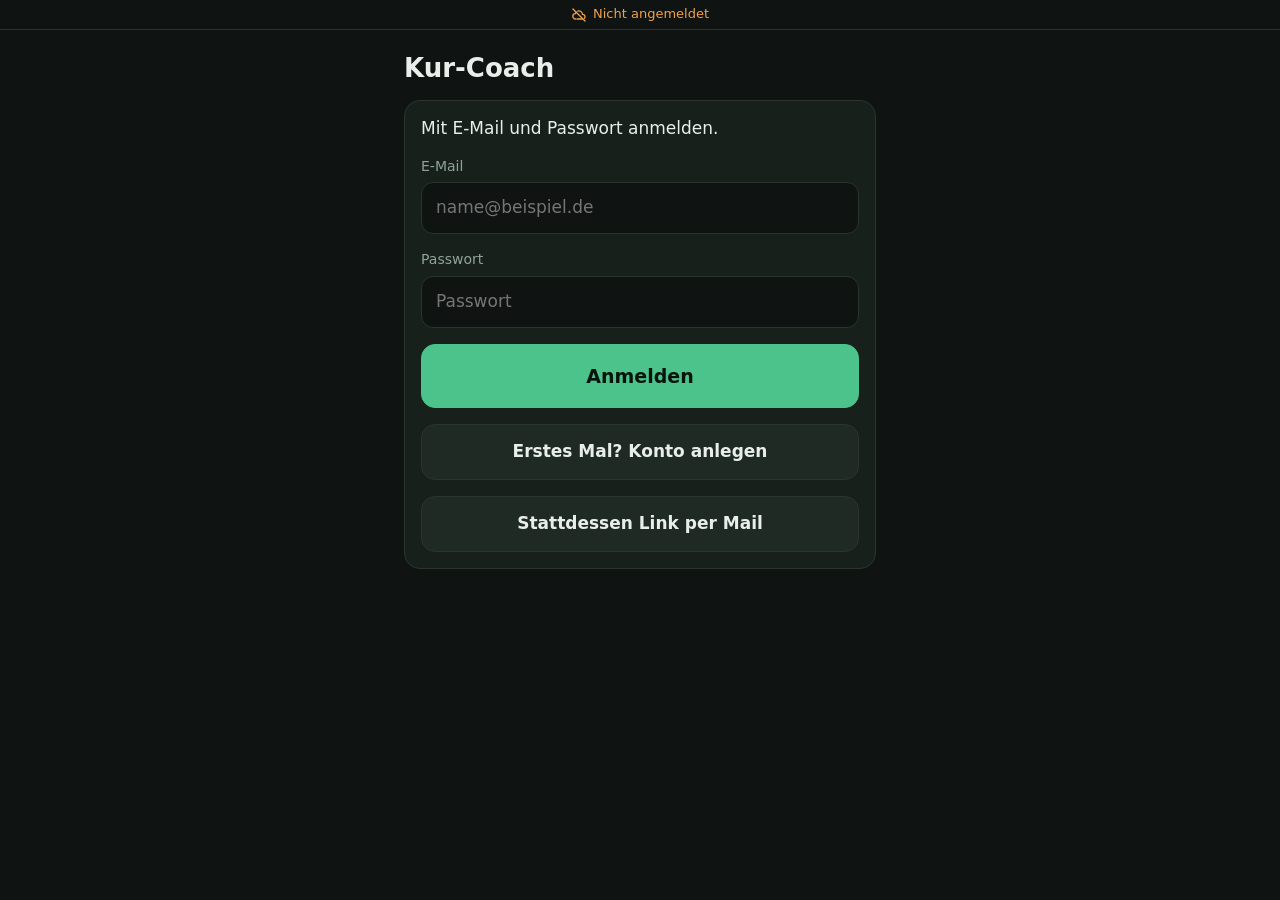
<file: index.html>
<!doctype html>
<html lang="de">
<head>
<meta charset="utf-8">
<meta name="viewport" content="width=device-width, initial-scale=1, maximum-scale=1, user-scalable=no, viewport-fit=cover">
<meta name="theme-color" content="#0f1412">
<meta name="color-scheme" content="dark">
<meta name="apple-mobile-web-app-capable" content="yes">
<meta name="mobile-web-app-capable" content="yes">
<meta name="apple-mobile-web-app-status-bar-style" content="black-translucent">
<meta name="apple-mobile-web-app-title" content="Kur-Coach">
<link rel="manifest" href="manifest.webmanifest">
<link rel="apple-touch-icon" href="icons/apple-touch-icon.png">
<link rel="icon" type="image/png" href="icons/icon-192.png">
<title>Kur-Coach</title>
<link rel="stylesheet" href="styles.css">
</head>
<body>
<div id="kopf">
  <button id="statusleiste" type="button" class="status" aria-live="polite">Starte ...</button>
  <button id="update" type="button" class="update" hidden>Neue Version – tippen zum Laden</button>
</div>
<main id="main"></main>
<nav id="nav" aria-label="Hauptnavigation" hidden></nav>
<script type="module" src="app.js"></script>
</body>
</html>
</file>
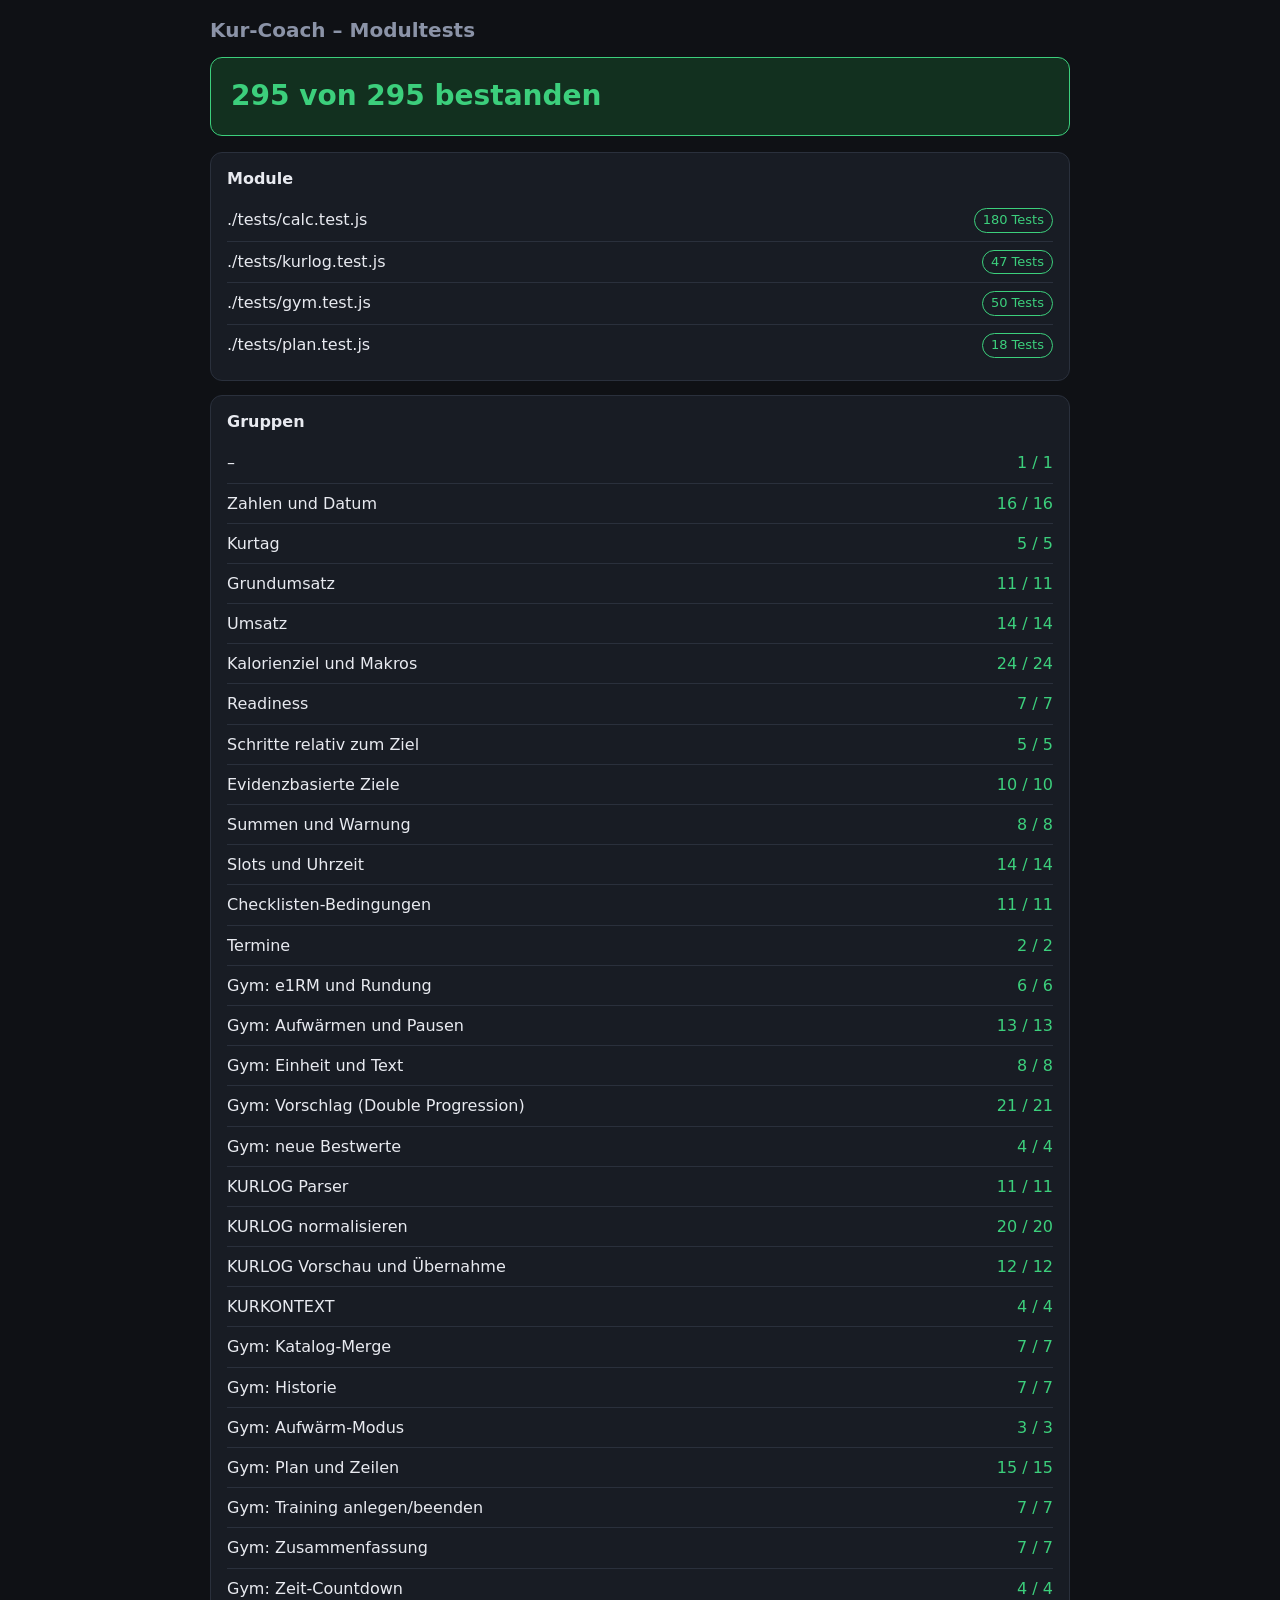
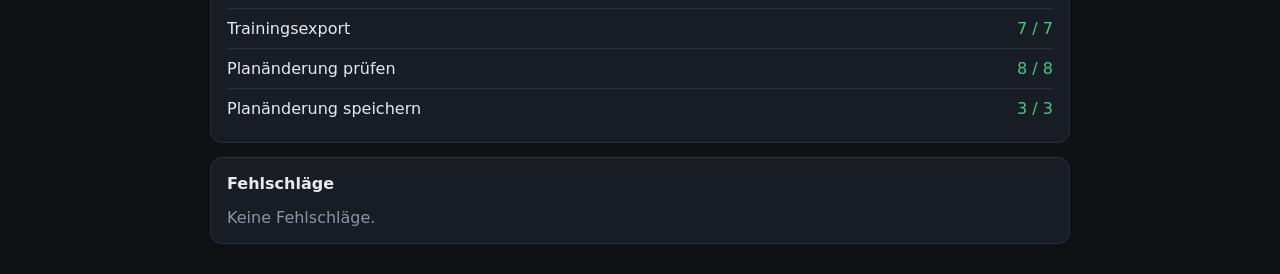
<file: tests.html>
<!doctype html>
<html lang="de">
<head>
<meta charset="utf-8">
<meta name="viewport" content="width=device-width, initial-scale=1">
<title>Kur-Coach Tests</title>
<style>
:root{
  --bg:#0f1115; --karte:#181c24; --text:#e8eaf0; --dim:#8b93a7; --rand:#2a303c;
  --gut:#3ccf7c; --gut-bg:#12301f; --schlecht:#ff5d5d; --schlecht-bg:#3a1717;
}
*{box-sizing:border-box}
body{margin:0;background:var(--bg);color:var(--text);font:16px/1.45 system-ui,-apple-system,"Segoe UI",Roboto,sans-serif;padding:16px}
main{max-width:860px;margin:0 auto}
h1{font-size:20px;margin:0 0 12px;color:var(--dim);font-weight:600}
#summe{font-size:28px;font-weight:700;border-radius:12px;padding:18px 20px;margin-bottom:16px;border:1px solid var(--rand)}
#summe.gut{background:var(--gut-bg);color:var(--gut);border-color:var(--gut)}
#summe.schlecht{background:var(--schlecht-bg);color:var(--schlecht);border-color:var(--schlecht)}
#summe.laeuft{background:var(--karte);color:var(--dim)}
section{background:var(--karte);border:1px solid var(--rand);border-radius:12px;padding:14px 16px;margin-bottom:14px}
h2{font-size:16px;margin:0 0 10px;color:var(--text)}
.fehler{color:var(--schlecht)}
.gruppe{display:flex;justify-content:space-between;gap:12px;padding:8px 0;border-bottom:1px solid var(--rand)}
.gruppe:last-child{border-bottom:0}
.zaehl{color:var(--dim);white-space:nowrap}
.zaehl.gut{color:var(--gut)}
.zaehl.schlecht{color:var(--schlecht)}
.eintrag{padding:10px 0;border-bottom:1px solid var(--rand)}
.eintrag:last-child{border-bottom:0}
.eintrag .beschr{color:var(--text);font-weight:600;overflow-wrap:anywhere}
.eintrag .wert{font:13px/1.5 ui-monospace,Consolas,monospace;color:var(--dim);white-space:pre-wrap;overflow-wrap:anywhere;margin-top:4px}
.eintrag .wert b{color:var(--schlecht);font-weight:600}
.datei{display:flex;justify-content:space-between;gap:12px;padding:8px 0;border-bottom:1px solid var(--rand);overflow-wrap:anywhere}
.datei:last-child{border-bottom:0}
.leer{color:var(--dim)}
.tag{font-size:13px;padding:2px 8px;border-radius:999px;border:1px solid var(--rand);color:var(--dim);white-space:nowrap}
.tag.schlecht{color:var(--schlecht);border-color:var(--schlecht)}
.tag.gut{color:var(--gut);border-color:var(--gut)}
</style>
</head>
<body>
<main>
  <h1>Kur-Coach – Modultests</h1>
  <div id="summe" class="laeuft">Tests laufen …</div>

  <section>
    <h2>Module</h2>
    <div id="dateien"></div>
  </section>

  <section>
    <h2>Gruppen</h2>
    <div id="gruppen"></div>
  </section>

  <section>
    <h2>Fehlschläge</h2>
    <div id="fehlschlaege"></div>
  </section>
</main>

<script type="module">
const DATEIEN = ['./tests/calc.test.js', './tests/kurlog.test.js', './tests/gym.test.js', './tests/plan.test.js'];

const ergebnisse = [];          // {gruppe, beschr, ok, ist, soll}
const dateiStatus = [];         // {pfad, ok, anzahl, meldung}
let aktuelleGruppe = '–';
let aktuellerPfad = '–';

const fmt = (v) => {
  if (v === undefined) return 'undefined';
  try { return JSON.stringify(v) ?? String(v); } catch { return String(v); }
};

function push(ok, ist, soll, beschr) {
  ergebnisse.push({ gruppe: aktuelleGruppe, datei: aktuellerPfad, beschr: String(beschr ?? ''), ok: !!ok, ist, soll });
}

// Test-Objekt für die Module
const t = {
  gruppe(name) { aktuelleGruppe = String(name); },
  gleich(ist, soll, beschr = '') {
    const ok = fmt(ist) === fmt(soll);
    push(ok, ist, soll, beschr);
    return ok;
  },
  nahe(ist, soll, toleranz, beschr = '') {
    const ok = typeof ist === 'number' && typeof soll === 'number' && Math.abs(ist - soll) <= toleranz;
    push(ok, ist, soll, `${beschr}${beschr ? ' ' : ''}(±${toleranz})`);
    return ok;
  },
  wahr(bedingung, beschr = '') {
    push(!!bedingung, !!bedingung, true, beschr);
    return !!bedingung;
  },
};

// Module laden und ausführen; fehlende Dateien stoppen den Lauf nicht
for (const pfad of DATEIEN) {
  aktuellerPfad = pfad;
  aktuelleGruppe = '–';
  let mod;
  try {
    mod = await import(pfad);
  } catch (e) {
    dateiStatus.push({ pfad, ok: false, anzahl: 0, meldung: 'nicht gefunden', detail: e && e.message ? e.message : String(e) });
    continue;
  }
  if (typeof mod.default !== 'function') {
    dateiStatus.push({ pfad, ok: false, anzahl: 0, meldung: 'kein Standard-Export', detail: '' });
    continue;
  }
  const vorher = ergebnisse.length;
  try {
    await mod.default(t);
    dateiStatus.push({ pfad, ok: true, anzahl: ergebnisse.length - vorher, meldung: 'geladen', detail: '' });
  } catch (e) {
    push(false, e && e.message ? e.message : String(e), '(keine Ausnahme)', 'Ausnahme beim Ausführen');
    dateiStatus.push({ pfad, ok: false, anzahl: ergebnisse.length - vorher, meldung: 'Ausnahme', detail: e && e.message ? e.message : String(e) });
  }
}

// Auswertung
const bestanden = ergebnisse.filter((e) => e.ok).length;
const gesamt = ergebnisse.length;
const fehlerListe = ergebnisse.filter((e) => !e.ok);
const ladeFehler = dateiStatus.filter((d) => !d.ok);

window.TEST_ERGEBNIS = {
  bestanden,
  gesamt,
  fehler: [
    ...fehlerListe.map((e) => ({ gruppe: e.gruppe, beschr: e.beschr, ist: e.ist, soll: e.soll })),
    ...ladeFehler.map((d) => ({ gruppe: 'Laden', beschr: `${d.pfad}: ${d.meldung}`, ist: null, soll: null })),
  ],
};

// Anzeige
const el = (tag, cls, text) => {
  const n = document.createElement(tag);
  if (cls) n.className = cls;
  if (text !== undefined) n.textContent = text;
  return n;
};

const summe = document.getElementById('summe');
summe.textContent = `${bestanden} von ${gesamt} bestanden`;
summe.className = gesamt > 0 && bestanden === gesamt && ladeFehler.length === 0 ? 'gut' : 'schlecht';
document.title = `${bestanden}/${gesamt} Tests – Kur-Coach`;

const dateiBox = document.getElementById('dateien');
for (const d of dateiStatus) {
  const zeile = el('div', 'datei');
  zeile.append(el('span', '', d.pfad));
  const rechts = el('span', 'tag ' + (d.ok ? 'gut' : 'schlecht'), d.ok ? `${d.anzahl} Tests` : d.meldung);
  zeile.append(rechts);
  if (d.detail) zeile.append(el('div', 'leer', d.detail));
  dateiBox.append(zeile);
}

const gruppenBox = document.getElementById('gruppen');
const gruppen = new Map();
for (const e of ergebnisse) {
  const key = `${e.datei}|${e.gruppe}`;
  if (!gruppen.has(key)) gruppen.set(key, { name: e.gruppe, datei: e.datei, ok: 0, n: 0 });
  const g = gruppen.get(key);
  g.n++;
  if (e.ok) g.ok++;
}
if (!gruppen.size) gruppenBox.append(el('div', 'leer', 'Keine Tests ausgeführt.'));
for (const g of gruppen.values()) {
  const zeile = el('div', 'gruppe');
  zeile.append(el('span', '', g.name));
  const alle = g.ok === g.n;
  zeile.append(el('span', 'zaehl ' + (alle ? 'gut' : 'schlecht'), `${g.ok} / ${g.n}`));
  gruppenBox.append(zeile);
}

const fehlBox = document.getElementById('fehlschlaege');
if (!fehlerListe.length && !ladeFehler.length) {
  fehlBox.append(el('div', 'leer', 'Keine Fehlschläge.'));
}
for (const e of fehlerListe) {
  const z = el('div', 'eintrag');
  z.append(el('div', 'beschr', `${e.gruppe}: ${e.beschr}`));
  const w = el('div', 'wert');
  w.append(document.createTextNode('ist:  '), el('b', '', fmt(e.ist)), document.createTextNode('\nsoll: '), el('b', '', fmt(e.soll)));
  z.append(w);
  fehlBox.append(z);
}
for (const d of ladeFehler) {
  const z = el('div', 'eintrag');
  z.append(el('div', 'beschr fehler', `${d.pfad}: ${d.meldung}`));
  if (d.detail) z.append(el('div', 'wert', d.detail));
  fehlBox.append(z);
}
</script>
</body>
</html>
</file>
<file: styles.css>
:root {
  --bg: #0f1412; --card: #18201c; --card2: #202a25; --linie: #2a352f;
  --text: #e8efeb; --muted: #8fa399; --accent: #4cc38a; --accent-dunkel: #123d2a;
  --orange: #f0a04b; --blau: #5aa9e6; --grau: #7d8a84; --rot: #e5705f;
  --radius: 16px;
  --sa-top: env(safe-area-inset-top, 0px); --sa-bottom: env(safe-area-inset-bottom, 0px);
  --sa-left: env(safe-area-inset-left, 0px); --sa-right: env(safe-area-inset-right, 0px);
  --nav-h: 64px;
  color-scheme: dark;
}
* { box-sizing: border-box; -webkit-tap-highlight-color: transparent; }
html { background: var(--bg); }
body {
  margin: 0; background: var(--bg); color: var(--text);
  font: 17px/1.4 -apple-system, BlinkMacSystemFont, "SF Pro Text", "Segoe UI", Roboto, system-ui, sans-serif;
  -webkit-text-size-adjust: 100%;
  padding-left: var(--sa-left); padding-right: var(--sa-right);
}
h1, h2, p { margin: 0; }
a { color: inherit; text-decoration: none; }
.ico { display: block; flex: none; }
[hidden] { display: none !important; }
.muted { color: var(--muted); }
.kopier-ta { position: fixed; top: 0; left: 0; opacity: 0; width: 1px; height: 1px; }

/* Kopf / Status */
#kopf { position: sticky; top: 0; z-index: 30; background: var(--bg); padding-top: var(--sa-top); }
.status {
  display: flex; align-items: center; justify-content: center; gap: 6px; width: 100%; min-height: 30px; padding: 4px 12px;
  border: 0; border-bottom: 1px solid var(--linie); background: var(--bg); color: var(--muted); font: inherit; font-size: 13px;
}
.status.ok { color: var(--accent); }
.status.offline, .status.offen, .status.demo { color: var(--orange); }
.status.fehler { color: var(--rot); }
.update { display: block; width: 100%; padding: 12px; border: 0; background: var(--accent); color: #07140e; font: inherit; font-weight: 700; }

/* Layout */
#main { min-height: 60vh; padding-bottom: calc(var(--nav-h) + var(--sa-bottom) + 24px); }
body.ohne-nav #main { padding-bottom: calc(var(--sa-bottom) + 24px); }
.seite { max-width: 1100px; margin: 0 auto; padding: 16px; display: flex; flex-direction: column; gap: 16px; }
.seite.schmal { max-width: 520px; }
.spalte { display: flex; flex-direction: column; gap: 16px; min-width: 0; }
.titel { font-size: 26px; line-height: 1.15; font-weight: 750; }
.titel.gross { font-size: 32px; }
.klein-titel { font-size: 15px; font-weight: 650; color: var(--muted); text-transform: uppercase; letter-spacing: .04em; margin-bottom: 12px; }
.karte { background: var(--card); border: 1px solid var(--linie); border-radius: var(--radius); padding: 16px; display: flex; flex-direction: column; gap: 14px; }
.leer { color: var(--muted); padding: 8px 0; }

/* Navigation */
#nav {
  position: fixed; left: 0; right: 0; bottom: 0; z-index: 30; display: flex; background: rgba(24, 32, 28, .97);
  border-top: 1px solid var(--linie); padding-bottom: var(--sa-bottom); padding-left: var(--sa-left); padding-right: var(--sa-right);
}
.nav-punkt { flex: 1; min-height: var(--nav-h); display: flex; flex-direction: column; align-items: center; justify-content: center; gap: 2px; color: var(--muted); font-size: 12px; }
.nav-punkt.aktiv { color: var(--accent); }

/* Buttons & Felder */
.btn {
  display: inline-flex; align-items: center; justify-content: center; gap: 8px; min-height: 56px; padding: 12px 18px;
  border: 1px solid var(--linie); border-radius: 14px; background: var(--card2); color: var(--text);
  font: inherit; font-weight: 600; cursor: pointer; text-align: center;
}
.btn:active { filter: brightness(1.2); }
.btn[disabled] { opacity: .45; }
.btn.primaer { background: var(--accent); border-color: var(--accent); color: #07140e; }
.btn.gefahr { color: var(--rot); border-color: #4a2a25; }
.btn.klein { min-height: 44px; padding: 8px 14px; font-size: 15px; }
.btn.gross { min-height: 64px; font-size: 19px; }
.btn-reihe { display: flex; gap: 12px; flex-wrap: wrap; }
.btn-reihe > .btn { flex: 1; }
.icon-btn { display: inline-flex; align-items: center; justify-content: center; width: 48px; height: 48px; border: 0; border-radius: 12px; background: transparent; color: var(--muted); cursor: pointer; flex: none; }
.icon-btn[disabled] { opacity: .3; }
.aktionen { display: grid; grid-template-columns: 1fr 1fr; gap: 12px; }
.aktionen .btn { min-height: 64px; }
.feld { display: flex; flex-direction: column; gap: 6px; }
.feld-label { font-size: 14px; color: var(--muted); }
.feld-hinweis { font-size: 13px; color: var(--muted); }
input[type=text], input[type=email], input[type=password], input[type=date], input[type=time], input[type=number], textarea {
  width: 100%; min-height: 52px; padding: 10px 14px; border-radius: 12px; border: 1px solid var(--linie); background: var(--bg);
  color: var(--text); font: inherit; font-size: 17px;   /* >=16px verhindert iOS-Zoom */
}
textarea { resize: vertical; }
input:focus, textarea:focus, button:focus-visible, a:focus-visible { outline: 2px solid var(--accent); outline-offset: 1px; }
input[type=range] { width: 100%; height: 44px; accent-color: var(--accent); }
.code-input { font-size: 28px !important; letter-spacing: .3em; text-align: center; }
.check-zeile { display: flex; align-items: center; gap: 12px; min-height: 52px; }
.check-zeile input { width: 28px; height: 28px; accent-color: var(--accent); flex: none; }
.gruppe { display: flex; flex-direction: column; gap: 14px; }
.fehler { color: var(--rot); font-size: 15px; }
.hinweis { color: var(--muted); font-size: 15px; background: var(--card2); padding: 10px 12px; border-radius: 12px; }
.chips { display: flex; gap: 8px; flex-wrap: wrap; }
.chips.scroll { flex-wrap: nowrap; overflow-x: auto; padding-bottom: 4px; scrollbar-width: none; }
.chips.scroll::-webkit-scrollbar { display: none; }
.chip { flex: none; min-height: 44px; padding: 8px 16px; border-radius: 22px; border: 1px solid var(--linie); background: var(--card); color: var(--text); font: inherit; font-size: 15px; display: inline-flex; align-items: center; cursor: pointer; }
.chip.aktiv { background: var(--accent-dunkel); border-color: var(--accent); color: var(--accent); font-weight: 650; }

/* Checkliste */
.check-kopf { display: flex; align-items: center; justify-content: space-between; gap: 12px; }
.fortschritt { font-size: 22px; font-weight: 700; color: var(--accent); }
.punkte { list-style: none; margin: 0; padding: 0; display: flex; flex-direction: column; gap: 10px; }
.punkt { background: var(--card); border: 1px solid var(--linie); border-radius: var(--radius); overflow: hidden; }
.punkt-haupt { width: 100%; min-height: 72px; display: flex; align-items: center; gap: 16px; padding: 12px 16px; border: 0; background: transparent; color: inherit; font: inherit; font-size: 19px; text-align: left; cursor: pointer; }
.haken { width: 36px; height: 36px; flex: none; border-radius: 50%; border: 2px solid var(--grau); display: flex; align-items: center; justify-content: center; color: #07140e; }
.punkt.erledigt { opacity: .55; }
.punkt.erledigt .haken { background: var(--accent); border-color: var(--accent); }
.punkt.erledigt .punkt-text { text-decoration: line-through; }
.punkt.termin { border-left: 4px solid var(--grau); }
.punkt-aktion { margin: 0 16px 14px; }
.fertig-box { display: flex; align-items: center; gap: 14px; flex-wrap: wrap; padding: 14px 16px; border-radius: var(--radius); border: 1px solid var(--accent); background: var(--accent-dunkel); }
.fertig-box > div { flex: 1; min-width: 140px; }
.fertig-haken { color: var(--accent); }
.tagesstand { gap: 12px; }
.tagesstand .klein-titel { margin-bottom: 0; }
.mini { display: flex; flex-direction: column; gap: 6px; font-size: 15px; }
.mini-zeile { display: flex; justify-content: space-between; }
.balken { height: 8px; background: var(--card2); border-radius: 4px; overflow: hidden; }
.balken-fuell { height: 100%; border-radius: 4px; }

/* Heute */
.heute-kopf { display: flex; flex-direction: column; gap: 2px; }
.ringe { display: grid; grid-template-columns: 1fr 1fr; gap: 16px 12px; }
.ring-box { display: flex; flex-direction: column; align-items: center; gap: 6px; }
.ring-wrap { position: relative; width: 132px; max-width: 100%; aspect-ratio: 1; }
.ring-wrap > span { display: block; width: 100%; height: 100%; }
.ring { width: 100%; height: 100%; display: block; }
.ring-bg { fill: none; stroke: var(--card2); stroke-width: 10; }
.ring-fg { fill: none; stroke-width: 10; stroke-linecap: round; }
.ring-mitte { position: absolute; inset: 0; display: flex; flex-direction: column; align-items: center; justify-content: center; text-align: center; line-height: 1.15; }
.ring-mitte strong { font-size: 24px; }
.ring-mitte span { font-size: 12px; color: var(--muted); max-width: 84px; }
.ring-label { font-size: 15px; font-weight: 600; }
.training-btn { width: 100%; }
.warnung-box, .info-box { display: flex; gap: 12px; align-items: flex-start; padding: 14px; border-radius: var(--radius); font-size: 15px; }
.warnung-box { background: #3a1f1b; border: 1px solid #6b3029; color: #ffb8ac; }
.info-box { background: var(--card); border: 1px solid var(--linie); color: var(--muted); }
.warnung { display: flex; gap: 6px; align-items: flex-start; color: var(--orange); font-size: 15px; }
.zeit { list-style: none; margin: 0; padding: 0; display: flex; flex-direction: column; }
.zeit-eintrag { border-left: 2px solid var(--linie); margin-left: 62px; }
.zeit-zeile { display: flex; gap: 10px; align-items: flex-start; padding: 10px 0 10px 0; min-height: 52px; position: relative; }
.zeit-uhr { position: absolute; left: -64px; width: 50px; text-align: right; color: var(--muted); font-size: 14px; font-variant-numeric: tabular-nums; padding-top: 2px; }
.zeit-punkt { position: absolute; left: -7px; top: 14px; width: 12px; height: 12px; border-radius: 50%; background: var(--grau); }
.zeit-text { display: flex; flex-direction: column; padding-left: 18px; min-width: 0; }
.zeit-text small { color: var(--muted); font-size: 14px; }
.zeit-eintrag.training .zeit-punkt { background: var(--accent); }
.zeit-eintrag.essen .zeit-punkt { background: var(--orange); }
.zeit-eintrag.sauna .zeit-punkt { background: var(--blau); }
.zeit-eintrag.slot .zeit-punkt { background: transparent; border: 2px solid var(--muted); }
.zeit-eintrag.slot { opacity: .8; }
.zeit-eintrag.vorbei { opacity: .6; }
.leer-karte { align-items: center; text-align: center; padding: 32px 16px; }
.gross-icon { color: var(--accent); }

/* Sheets */
.sheet-bg { position: fixed; inset: 0; z-index: 100; background: rgba(0, 0, 0, .6); display: flex; align-items: flex-end; justify-content: center; }
.sheet { width: 100%; max-width: 560px; max-height: 92vh; overflow-y: auto; background: var(--card); border-radius: 22px 22px 0 0; border: 1px solid var(--linie); padding: 16px 16px calc(16px + var(--sa-bottom)); }
.sheet-kopf { display: flex; align-items: center; justify-content: space-between; margin-bottom: 12px; }
.sheet-kopf h2 { font-size: 20px; }
.sheet-body { display: flex; flex-direction: column; gap: 14px; }
.sheet-text { color: var(--text); }
.kurlog-ta { font-family: ui-monospace, Menlo, Consolas, monospace; font-size: 15px; min-height: 160px; }
.vorschau { display: flex; flex-direction: column; gap: 8px; }
.vorschau-text { margin: 0; padding: 12px; background: var(--bg); border-radius: 12px; border: 1px solid var(--linie); white-space: pre-wrap; word-break: break-word; font: 14px/1.4 ui-monospace, Menlo, Consolas, monospace; max-height: 40vh; overflow: auto; }
.toast { position: fixed; left: 50%; transform: translateX(-50%); bottom: calc(var(--nav-h) + var(--sa-bottom) + 16px); z-index: 200; max-width: 90vw; background: #2b3a32; color: var(--text); border: 1px solid var(--accent); padding: 12px 18px; border-radius: 14px; font-size: 15px; }

/* Einstellungen */
.spalten { display: flex; flex-direction: column; gap: 16px; }
.einst { gap: 14px; }
.einst .klein-titel { margin-bottom: 0; }
.edit-liste, .slot-liste { list-style: none; margin: 0; padding: 0; display: flex; flex-direction: column; gap: 10px; }
.edit-zeile { display: flex; align-items: center; gap: 2px; }
.edit-zeile input { flex: 1; min-width: 0; }
.bedingung { font-size: 11px; color: var(--muted); border: 1px solid var(--linie); border-radius: 8px; padding: 2px 6px; max-width: 70px; overflow: hidden; text-overflow: ellipsis; white-space: nowrap; }
.slot-zeile { display: flex; flex-direction: column; gap: 6px; padding-bottom: 10px; border-bottom: 1px solid var(--linie); }
.slot-kopf { display: flex; align-items: center; justify-content: space-between; gap: 12px; }
.slot-kopf input { width: 140px; }
.url-zeile { display: flex; align-items: center; gap: 4px; }
.url-zeile code { flex: 1; min-width: 0; overflow-x: auto; white-space: nowrap; font-size: 13px; color: var(--muted); scrollbar-width: none; }
.version { text-align: center; font-size: 13px; }
.onb-kopf { display: flex; flex-direction: column; gap: 4px; }
.login { gap: 16px; }

@media (min-width: 768px) {
  .seite { padding: 24px; }
  .heute { display: grid; grid-template-columns: 1fr 1fr; align-items: start; gap: 24px; }
  .spalten { display: grid; grid-template-columns: 1fr 1fr; gap: 24px; align-items: start; }
  .aktionen { grid-template-columns: 1fr 1fr; }
  .ring-wrap { width: 150px; }
  .sheet-bg { align-items: center; }
  .sheet { border-radius: 22px; }
  .checkseite { max-width: 720px; }
}

/* Studio */
.studio { padding-bottom: calc(var(--nav-h) + 120px); }
.studio-sess { display: flex; flex-direction: column; gap: 14px; }
.sess-kopf { display: flex; justify-content: space-between; align-items: center; gap: 12px; }
.uebung-karte { gap: 10px; }
.geraet-box { display: flex; flex-direction: column; gap: 4px; text-align: left; min-height: 56px; padding: 12px 14px; border: 1px dashed var(--linie); border-radius: 12px; background: var(--bg); color: var(--text); font: inherit; font-size: 16px; cursor: pointer; }
.vergleich { display: flex; flex-direction: column; gap: 4px; }
.klein-text { font-size: 14px; }
.saetze { display: flex; flex-direction: column; gap: 10px; }
.satz { border: 1px solid var(--linie); border-radius: var(--radius); background: var(--card); }
.satz.kompakt { display: flex; align-items: center; gap: 12px; min-height: 56px; padding: 8px 14px; color: var(--text); font: inherit; text-align: left; cursor: pointer; width: 100%; }
.satz.kompakt.erledigt { opacity: .7; }
.satz-name { flex: 1; font-weight: 600; }
.satz-wert { color: var(--muted); font-variant-numeric: tabular-nums; }
.haken-klein { width: 28px; height: 28px; border-radius: 50%; border: 2px solid var(--grau); display: flex; align-items: center; justify-content: center; flex: none; }
.satz.erledigt .haken-klein { background: var(--accent); border-color: var(--accent); color: #07140e; }
.aktiv-satz { border-color: var(--accent); padding: 14px; display: flex; flex-direction: column; gap: 14px; }
.satz-kopf { display: flex; justify-content: space-between; align-items: baseline; font-size: 18px; }
.stepper { display: flex; flex-direction: column; gap: 4px; }
.stepper-reihe { display: flex; gap: 10px; align-items: stretch; }
.stepper-reihe input { flex: 1; min-width: 0; min-height: 64px; text-align: center; font-size: 28px; font-weight: 700; font-variant-numeric: tabular-nums; }
.step-btn { flex: none; width: 72px; min-height: 64px; border: 1px solid var(--linie); border-radius: 14px; background: var(--card2); color: var(--text); display: flex; align-items: center; justify-content: center; cursor: pointer; }
.step-btn:active { filter: brightness(1.3); }
.rir { display: flex; flex-direction: column; gap: 4px; }
.rir-reihe { display: grid; grid-template-columns: repeat(5, 1fr); gap: 8px; }
.rir-btn { min-height: 48px; border: 1px solid var(--linie); border-radius: 12px; background: var(--card2); color: var(--text); font: inherit; font-size: 18px; font-weight: 650; cursor: pointer; }
.rir-btn.aktiv { background: var(--accent-dunkel); border-color: var(--accent); color: var(--accent); }
.haken-btn { min-height: 80px; font-size: 22px; width: 100%; }
.sess-unten { display: grid; grid-template-columns: 72px 1fr; gap: 12px; margin-top: 4px; }
.liste-btn { width: 100%; justify-content: space-between; text-align: left; }
.liste-btn.aktiv { border-color: var(--accent); }
.liste-btn small { font-size: 13px; }
.uebersicht-name { display: inline-flex; align-items: center; gap: 8px; }
.pause-leiste { position: fixed; left: 0; right: 0; bottom: calc(var(--nav-h) + var(--sa-bottom)); z-index: 40; display: flex; align-items: center; gap: 10px; padding: 10px 14px; background: var(--accent-dunkel); border-top: 2px solid var(--accent); }
.pause-leiste.vorbei { background: var(--accent); color: #07140e; }
.pause-info { flex: 1; display: flex; flex-direction: column; line-height: 1.1; min-width: 0; }
.pause-label { font-size: 13px; opacity: .8; }
.pause-zeit { font-size: 40px; font-weight: 800; font-variant-numeric: tabular-nums; }
.pause-leiste .btn { min-height: 56px; padding: 8px 12px; }
.letzte-zeile, .best-zeile, .vgl-zeile { display: flex; justify-content: space-between; align-items: center; gap: 10px; }
.vgl-zeile { flex-direction: column; align-items: flex-start; gap: 2px; padding-bottom: 8px; border-bottom: 1px solid var(--linie); }
.best-text { display: flex; flex-direction: column; min-width: 0; }
.chart { display: block; max-width: 100%; }
.chart-leer { font-size: 13px; }
.kacheln { display: grid; grid-template-columns: repeat(3, 1fr); gap: 10px; }
.kachel { display: flex; flex-direction: column; align-items: center; gap: 2px; padding: 14px 6px; background: var(--card); border: 1px solid var(--linie); border-radius: var(--radius); }
.kachel strong { font-size: 22px; }

/* Platz für die Pausenleiste, damit sie den aktiven Satz nicht verdeckt */
body:has(.pause-leiste:not([hidden])) #main { padding-bottom: calc(var(--nav-h) + var(--sa-bottom) + 96px); }

/* Ziele, Belege, Supplements */
.plan-zeilen { font-size: 14px; display: flex; flex-direction: column; gap: 2px; }
.plan-zeilen p { margin: 0; }
.werte { display: flex; flex-direction: column; gap: 6px; }
.wert-zeile { display: flex; justify-content: space-between; gap: 12px; }
.beleg { border-top: 1px solid var(--linie); padding-top: 10px; }
.beleg summary { cursor: pointer; font-weight: 600; min-height: 32px; }
.beleg p { margin: 8px 0 0; }
.quellen { margin: 8px 0 0; padding-left: 18px; font-size: 12px; color: var(--muted); }
.supp { border-top: 1px solid var(--linie); padding-top: 10px; display: flex; flex-direction: column; gap: 4px; }
.supp p { margin: 0; }
.supp-kopf { display: flex; justify-content: space-between; align-items: center; gap: 8px; }
.badge { font-size: 12px; padding: 2px 10px; border-radius: 999px; background: var(--card2); color: var(--muted); white-space: nowrap; }
.badge.ok { background: var(--accent-dunkel); color: var(--accent); }
.badge.akzent { border: 1px solid var(--accent); color: var(--accent); }

/* Freizeit */
.freizeit .fz-h2 { margin-bottom: 0; }
.fz-karte { gap: 10px; }
.fz-kopf { display: flex; align-items: center; justify-content: space-between; gap: 12px; width: 100%; min-height: 56px; padding: 0; border: 0; background: none; color: inherit; font: inherit; text-align: left; cursor: pointer; }
.fz-kopf-text { flex: 1; min-width: 0; }
.fz-spalte { display: flex; flex-direction: column; gap: 4px; }
.fz-pfeil { color: var(--muted); transition: transform .15s; }
.fz-kopf.offen .fz-pfeil { transform: rotate(180deg); }
.fz-detail { display: flex; flex-direction: column; gap: 8px; border-top: 1px solid var(--linie); padding-top: 12px; }
.fz-liste { margin: 0; padding-left: 20px; }
.fz-badges { display: flex; gap: 6px; flex-wrap: wrap; }
.fz-badges:empty { display: none; }
.fz-link { display: inline-flex; align-items: center; min-height: 44px; color: var(--accent); font-weight: 650; text-decoration: underline; }
.fz-inhalt { gap: 8px; }
.fz-empf { border-color: var(--accent); }
.fz-fuss { font-size: 14px; text-align: center; }
.fz-tipp { flex-direction: row; align-items: center; gap: 14px; min-height: 56px; color: var(--accent); }
.fz-tipp .fz-kopf-text { color: var(--text); }
.ampel-karte { gap: 8px; }
.ampel-zeile { display: flex; align-items: center; gap: 12px; }
.ampel-punkt { flex: none; width: 18px; height: 18px; border-radius: 50%; }
.kb-zeile { display: flex; flex-direction: column; gap: 2px; margin-top: 8px; }
.kb-schritte { padding-left: 20px; }


/* Kein Zoom: Doppeltipp aus, Eingabefelder >= 16 px (sonst zoomt iOS beim Fokussieren) */
html { touch-action: manipulation; -webkit-text-size-adjust: 100%; text-size-adjust: 100%; }
input, textarea, select { font-size: max(16px, 1em); }

/* Navigation: fest am unteren Rand, springt nicht (Seite immer mindestens bildschirmhoch) */
:root { --nav-h: 56px; --nav-unten: max(6px, calc(var(--sa-bottom) - 14px)); }
html { height: 100%; }
body { min-height: 100vh; min-height: 100dvh; }
#nav { padding-bottom: var(--nav-unten); }
#main { padding-bottom: calc(var(--nav-h) + var(--nav-unten) + 24px); }
.toast { bottom: calc(var(--nav-h) + var(--nav-unten) + 16px); }
.pause-leiste { bottom: calc(var(--nav-h) + var(--nav-unten)); }
body:has(.pause-leiste:not([hidden])) #main { padding-bottom: calc(var(--nav-h) + var(--nav-unten) + 96px); }
/* Einstellungen schlank, Backend */
.zeilen-link { display: flex; align-items: center; justify-content: space-between; gap: 12px; min-height: 56px; padding: 0 16px; background: var(--card); border: 1px solid var(--linie); border-radius: var(--radius); color: var(--text); font-weight: 600; }
.kopf-zurueck { display: flex; align-items: center; gap: 4px; margin-bottom: 12px; }
.kopf-zurueck .icon-btn { min-width: 48px; min-height: 48px; display: inline-flex; align-items: center; justify-content: center; color: var(--text); }
.sek-liste { display: flex; flex-direction: column; gap: 10px; }
.sek { background: var(--card); border: 1px solid var(--linie); border-radius: var(--radius); }
.sek > summary { display: flex; align-items: center; justify-content: space-between; gap: 12px; min-height: 56px; padding: 0 16px; cursor: pointer; list-style: none; }
.sek > summary::-webkit-details-marker { display: none; }
.sek-titel { font-weight: 650; }
.sek-status { color: var(--muted); font-size: 14px; font-variant-numeric: tabular-nums; text-align: right; }
.sek-inhalt { display: flex; flex-direction: column; gap: 12px; padding: 0 16px 16px; }
.tab-scroll { overflow-x: auto; }
.tab { border-collapse: collapse; font-size: 14px; font-variant-numeric: tabular-nums; width: 100%; }
.tab th, .tab td { padding: 6px 10px; text-align: right; white-space: nowrap; border-bottom: 1px solid var(--linie); }
.tab thead th { color: var(--muted); font-weight: 600; }
.tab th:first-child, .tab td:first-child { text-align: left; }
.tab.kv th { text-align: left; color: var(--muted); font-weight: 500; }
.tab.kv td { text-align: right; white-space: normal; }
.ampel-zeile { display: flex; align-items: center; gap: 10px; }
.ampel-zeile .btn { margin-left: auto; min-height: 44px; padding: 8px 16px; }

.dehn-zeile { cursor: pointer; display: flex; flex-direction: column; gap: 2px; }
.dehn-zeile.erledigt { opacity: .55; text-decoration: line-through; }
.countdown-overlay { position: fixed; inset: 0; z-index: 90; display: flex; flex-direction: column; align-items: center; justify-content: center; gap: 24px; background: var(--accent-dunkel); }
.countdown-zeit { font-size: 30vw; line-height: 1; }
.countdown-overlay .pause-label { font-size: 24px; }
</file>
